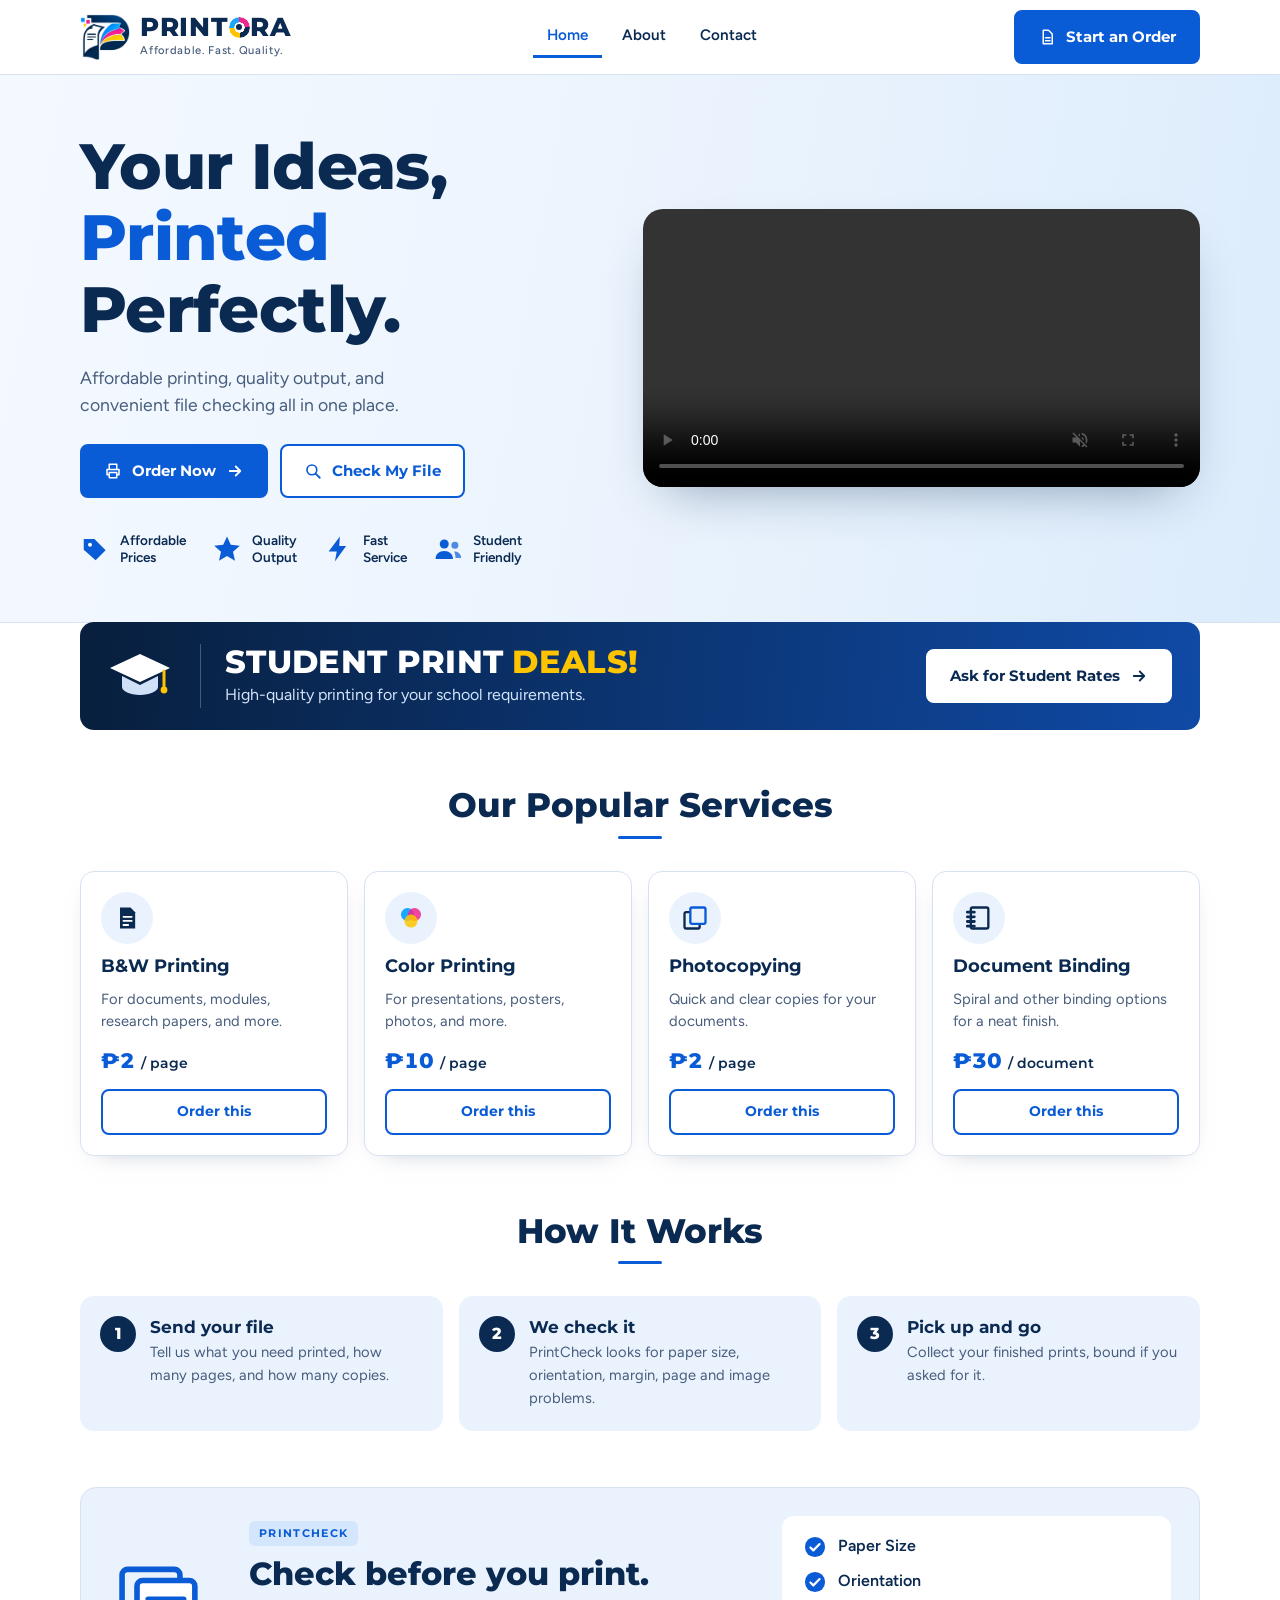
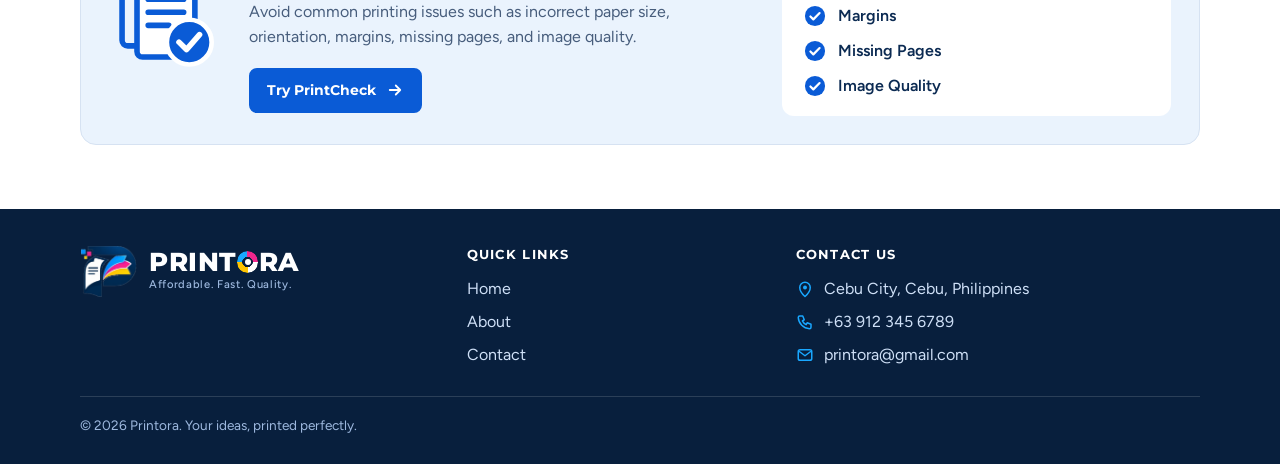
<file: index.html>
<!doctype html>
<html lang="en">
<head>
<meta charset="utf-8">
<meta name="viewport" content="width=device-width, initial-scale=1, viewport-fit=cover">
<title>Printora</title>
<link rel="icon" href="mark.png">
<link rel="preconnect" href="https://fonts.googleapis.com">
<link rel="preconnect" href="https://fonts.gstatic.com" crossorigin>
<link rel="stylesheet" href="https://fonts.googleapis.com/css2?family=Figtree:wght@400;500;600;700&family=Montserrat:wght@500;600;700;800&display=swap">
<link rel="stylesheet" href="style.css">
<link rel="stylesheet" href="https://pyscript.net/releases/2025.8.1/core.css">
<script type="module" src="https://pyscript.net/releases/2025.8.1/core.js"></script>
</head>
<body>
<svg class="icon-sprite" width="0" height="0" aria-hidden="true">
  <defs>
    <symbol id="i-check" viewBox="0 0 24 24"><circle cx="12" cy="12" r="11" fill="currentColor"/><path d="M7 12.5l3.2 3.2L17 8.8" fill="none" stroke="#fff" stroke-width="2.4" stroke-linecap="round" stroke-linejoin="round"/></symbol>
    <symbol id="i-arrow" viewBox="0 0 24 24"><path d="M5 12h14M13 6l6 6-6 6" fill="none" stroke="currentColor" stroke-width="2.4" stroke-linecap="round" stroke-linejoin="round"/></symbol>
    <symbol id="i-pin" viewBox="0 0 24 24"><path d="M12 22s7-6.2 7-12a7 7 0 10-14 0c0 5.8 7 12 7 12z" fill="none" stroke="currentColor" stroke-width="2" stroke-linejoin="round"/><circle cx="12" cy="10" r="2.6" fill="currentColor"/></symbol>
    <symbol id="i-phone" viewBox="0 0 24 24"><path d="M5 4h4l2 5-2.5 1.5a11 11 0 005 5L15 13l5 2v4a2 2 0 01-2 2A16 16 0 013 6a2 2 0 012-2z" fill="none" stroke="currentColor" stroke-width="2" stroke-linejoin="round"/></symbol>
    <symbol id="i-mail" viewBox="0 0 24 24"><rect x="3" y="5" width="18" height="14" rx="2.5" fill="none" stroke="currentColor" stroke-width="2"/><path d="M4 7l8 6 8-6" fill="none" stroke="currentColor" stroke-width="2" stroke-linejoin="round"/></symbol>
  </defs>
</svg>
<header class="site-header">
  <div class="wrap nav">
    <a class="brand" href="index.html" aria-label="Printora home">
      <img src="mark.png" alt="">
      <span class="brand-text">
        <span class="wm" aria-hidden="true">PRINT<i class="o"></i>RA</span>
        <span class="tagline">Affordable. Fast. Quality.</span>
      </span>
    </a>
    <nav aria-label="Main">
      <ul class="links">
        <li><a href="index.html" aria-current="page">Home</a></li>
        <li><a href="about.html">About</a></li>
        <li><a href="contact.html#contact">Contact</a></li>
      </ul>
    </nav>
    <a class="btn" href="contact.html?service=bw#contact">
      <svg viewBox="0 0 24 24" aria-hidden="true"><path d="M7 3h7l5 5v13H7z" fill="none" stroke="currentColor" stroke-width="2" stroke-linejoin="round"/><path d="M10 13h6M10 17h6" stroke="currentColor" stroke-width="2" stroke-linecap="round"/></svg>
      Start an Order
    </a>
  </div>
</header>
<main>
<section id="home">
  <div class="hero bleed">
    <div class="wrap hero-grid">
      <div>
        <h1>Your Ideas,<br><em>Printed</em> Perfectly.</h1>
        <p class="lede">Affordable printing, quality output, and convenient file checking all in one place.</p>
        <div class="cta-row">
          <a class="btn" href="contact.html?service=bw#contact">
            <svg viewBox="0 0 24 24" aria-hidden="true"><path d="M7 9V3h10v6M7 17H4v-7h16v7h-3M7 14h10v7H7z" fill="none" stroke="currentColor" stroke-width="2" stroke-linejoin="round"/></svg>
            Order Now
            <svg><use href="#i-arrow"/></svg>
          </a>
          <a class="btn ghost" href="contact.html?service=check#contact">
            <svg viewBox="0 0 24 24" aria-hidden="true"><circle cx="10.5" cy="10.5" r="6.5" fill="none" stroke="currentColor" stroke-width="2.2"/><path d="M15.5 15.5L21 21" stroke="currentColor" stroke-width="2.4" stroke-linecap="round"/></svg>
            Check My File
          </a>
        </div>
        <ul class="trust">
          <li>
            <svg viewBox="0 0 24 24" aria-hidden="true"><path d="M3 12.5V4h8.5l9 9-8 8z" fill="currentColor"/><circle cx="8" cy="8.5" r="1.6" fill="#fff"/></svg>
            <span>Affordable<br>Prices</span>
          </li>
          <li>
            <svg viewBox="0 0 24 24" aria-hidden="true"><path d="M12 2l3 6.6 7.2.8-5.4 4.8 1.6 7.1L12 17.6 5.6 21.3l1.6-7.1L1.8 9.4 9 8.6z" fill="currentColor"/></svg>
            <span>Quality<br>Output</span>
          </li>
          <li>
            <svg viewBox="0 0 24 24" aria-hidden="true"><path d="M13.5 2L4.5 14H11l-1.5 8 9-12.5H13z" fill="currentColor"/></svg>
            <span>Fast<br>Service</span>
          </li>
          <li>
            <svg viewBox="0 0 24 24" aria-hidden="true"><circle cx="9" cy="8" r="3.6" fill="currentColor"/><path d="M2 20c0-4 3-6.4 7-6.4s7 2.4 7 6.4z" fill="currentColor"/><circle cx="17.5" cy="9" r="2.8" fill="currentColor" opacity=".7"/><path d="M17 14c3.2 0 5.5 1.9 5.5 5.2H18c0-2-.4-3.8-1-5.2z" fill="currentColor" opacity=".7"/></svg>
            <span>Student<br>Friendly</span>
          </li>
        </ul>
      </div>
      <div class="hero-photo">
        <video src="free_elec_ads.MOV" width="836" height="354" autoplay muted loop playsinline controls aria-label="Printora advertisement"></video>
      </div>
    </div>
  </div>

  <div class="wrap">
    <div class="deal" role="region" aria-label="Student print deals">
      <svg class="cap" viewBox="0 0 64 64" aria-hidden="true"><path d="M32 10L2 24l30 14 30-14z" fill="#fff"/><path d="M14 32v11c0 4 8 8 18 8s18-4 18-8V32L32 41z" fill="#cfe0f7"/><path d="M56 27v17" stroke="var(--yellow)" stroke-width="3" stroke-linecap="round"/><circle cx="56" cy="46" r="3.4" fill="var(--yellow)"/></svg>
      <div class="deal-text">
        <h2>Student Print <span>Deals!</span></h2>
        <p>High-quality printing for your school requirements.</p>
      </div>
      <a class="btn light" href="contact.html?service=bw#contact">Ask for Student Rates <svg><use href="#i-arrow"/></svg></a>
    </div>

    <div class="section">
      <h2 class="section-title">Our Popular Services</h2>
      <div class="services">
        <article class="service">
          <div class="chip"><svg viewBox="0 0 24 24" aria-hidden="true"><path d="M6 3h9l4 4v14H6z" fill="var(--navy)"/><path d="M9 11h7M9 14.5h7M9 18h4" stroke="#fff" stroke-width="1.6" stroke-linecap="round"/></svg></div>
          <h3>B&amp;W Printing</h3>
          <p>For documents, modules, research papers, and more.</p>
          <div class="price">₱2 <small>/ page</small></div>
          <a class="btn ghost small" href="contact.html?service=bw#contact">Order this</a>
        </article>
        <article class="service">
          <div class="chip"><svg viewBox="0 0 24 24" aria-hidden="true"><circle cx="9" cy="9" r="5.6" fill="var(--cyan)"/><circle cx="15" cy="9" r="5.6" fill="var(--magenta)" opacity=".85"/><circle cx="12" cy="14.6" r="5.6" fill="var(--yellow)" opacity=".85"/></svg></div>
          <h3>Color Printing</h3>
          <p>For presentations, posters, photos, and more.</p>
          <div class="price">₱10 <small>/ page</small></div>
          <a class="btn ghost small" href="contact.html?service=color#contact">Order this</a>
        </article>
        <article class="service">
          <div class="chip"><svg viewBox="0 0 24 24" aria-hidden="true"><rect x="3" y="7" width="13" height="14" rx="1.5" fill="none" stroke="var(--navy)" stroke-width="2"/><rect x="8" y="3" width="13" height="14" rx="1.5" fill="var(--tint)" stroke="var(--blue)" stroke-width="2"/></svg></div>
          <h3>Photocopying</h3>
          <p>Quick and clear copies for your documents.</p>
          <div class="price">₱2 <small>/ page</small></div>
          <a class="btn ghost small" href="contact.html?service=copy#contact">Order this</a>
        </article>
        <article class="service">
          <div class="chip"><svg viewBox="0 0 24 24" aria-hidden="true"><rect x="5" y="3" width="15" height="18" rx="1.5" fill="none" stroke="var(--navy)" stroke-width="2"/><path d="M2 7h6M2 11h6M2 15h6M2 19h6" stroke="var(--navy)" stroke-width="2.4" stroke-linecap="round"/></svg></div>
          <h3>Document Binding</h3>
          <p>Spiral and other binding options for a neat finish.</p>
          <div class="price">₱30 <small>/ document</small></div>
          <a class="btn ghost small" href="contact.html?service=bind#contact">Order this</a>
        </article>
      </div>
    </div>

    <div class="section">
      <h2 class="section-title">How It Works</h2>
      <ol class="steps">
        <li><h3>Send your file</h3><p>Tell us what you need printed, how many pages, and how many copies.</p></li>
        <li><h3>We check it</h3><p>PrintCheck looks for paper size, orientation, margin, page and image problems.</p></li>
        <li><h3>Pick up and go</h3><p>Collect your finished prints, bound if you asked for it.</p></li>
      </ol>
    </div>

    <div class="printcheck" role="region" aria-label="PrintCheck">
      <svg class="doc" viewBox="0 0 120 120" aria-hidden="true">
        <rect x="14" y="10" width="62" height="82" rx="6" fill="none" stroke="currentColor" stroke-width="6"/>
        <rect x="30" y="22" width="62" height="82" rx="6" fill="#fff" stroke="currentColor" stroke-width="6"/>
        <path d="M42 42h38M42 56h38M42 70h22" stroke="currentColor" stroke-width="6" stroke-linecap="round"/>
        <circle cx="86" cy="88" r="24" fill="currentColor" stroke="#fff" stroke-width="5"/>
        <path d="M75 88l8 8 14-16" fill="none" stroke="#fff" stroke-width="6" stroke-linecap="round" stroke-linejoin="round"/>
      </svg>
      <div>
        <span class="badge">PRINTCHECK</span>
        <h2>Check before you print.</h2>
        <p>Avoid common printing issues such as incorrect paper size, orientation, margins, missing pages, and image quality.</p>
        <a class="btn small" href="contact.html?service=check#contact">Try PrintCheck <svg><use href="#i-arrow"/></svg></a>
      </div>
      <ul class="checklist">
        <li><svg><use href="#i-check"/></svg>Paper Size</li>
        <li><svg><use href="#i-check"/></svg>Orientation</li>
        <li><svg><use href="#i-check"/></svg>Margins</li>
        <li><svg><use href="#i-check"/></svg>Missing Pages</li>
        <li><svg><use href="#i-check"/></svg>Image Quality</li>
      </ul>
    </div>
  </div>
</section>
</main>
<footer class="site-footer">
  <div class="wrap">
    <div class="foot-grid">
      <div>
        <div class="foot-brand">
          <img src="mark.png" alt="">
          <div class="brand-text">
            <span class="wm" aria-hidden="true">PRINT<i class="o"></i>RA</span>
            <span class="tagline">Affordable. Fast. Quality.</span>
          </div>
        </div>
      </div>
      <div>
        <h4>Quick Links</h4>
        <ul>
          <li><a href="index.html">Home</a></li>
          <li><a href="about.html">About</a></li>
          <li><a href="contact.html#contact">Contact</a></li>
        </ul>
      </div>
      <div>
        <h4>Contact Us</h4>
        <ul class="foot-contact">
          <li><svg><use href="#i-pin"/></svg>Cebu City, Cebu, Philippines</li>
          <li><svg><use href="#i-phone"/></svg>+63 912 345 6789</li>
          <li><svg><use href="#i-mail"/></svg>printora@gmail.com</li>
        </ul>
      </div>
    </div>
    <p class="copy-line">© 2026 Printora. Your ideas, printed perfectly.</p>
  </div>
</footer>
<script type="py" src="./main.py"></script>
</body>
</html>
</file>
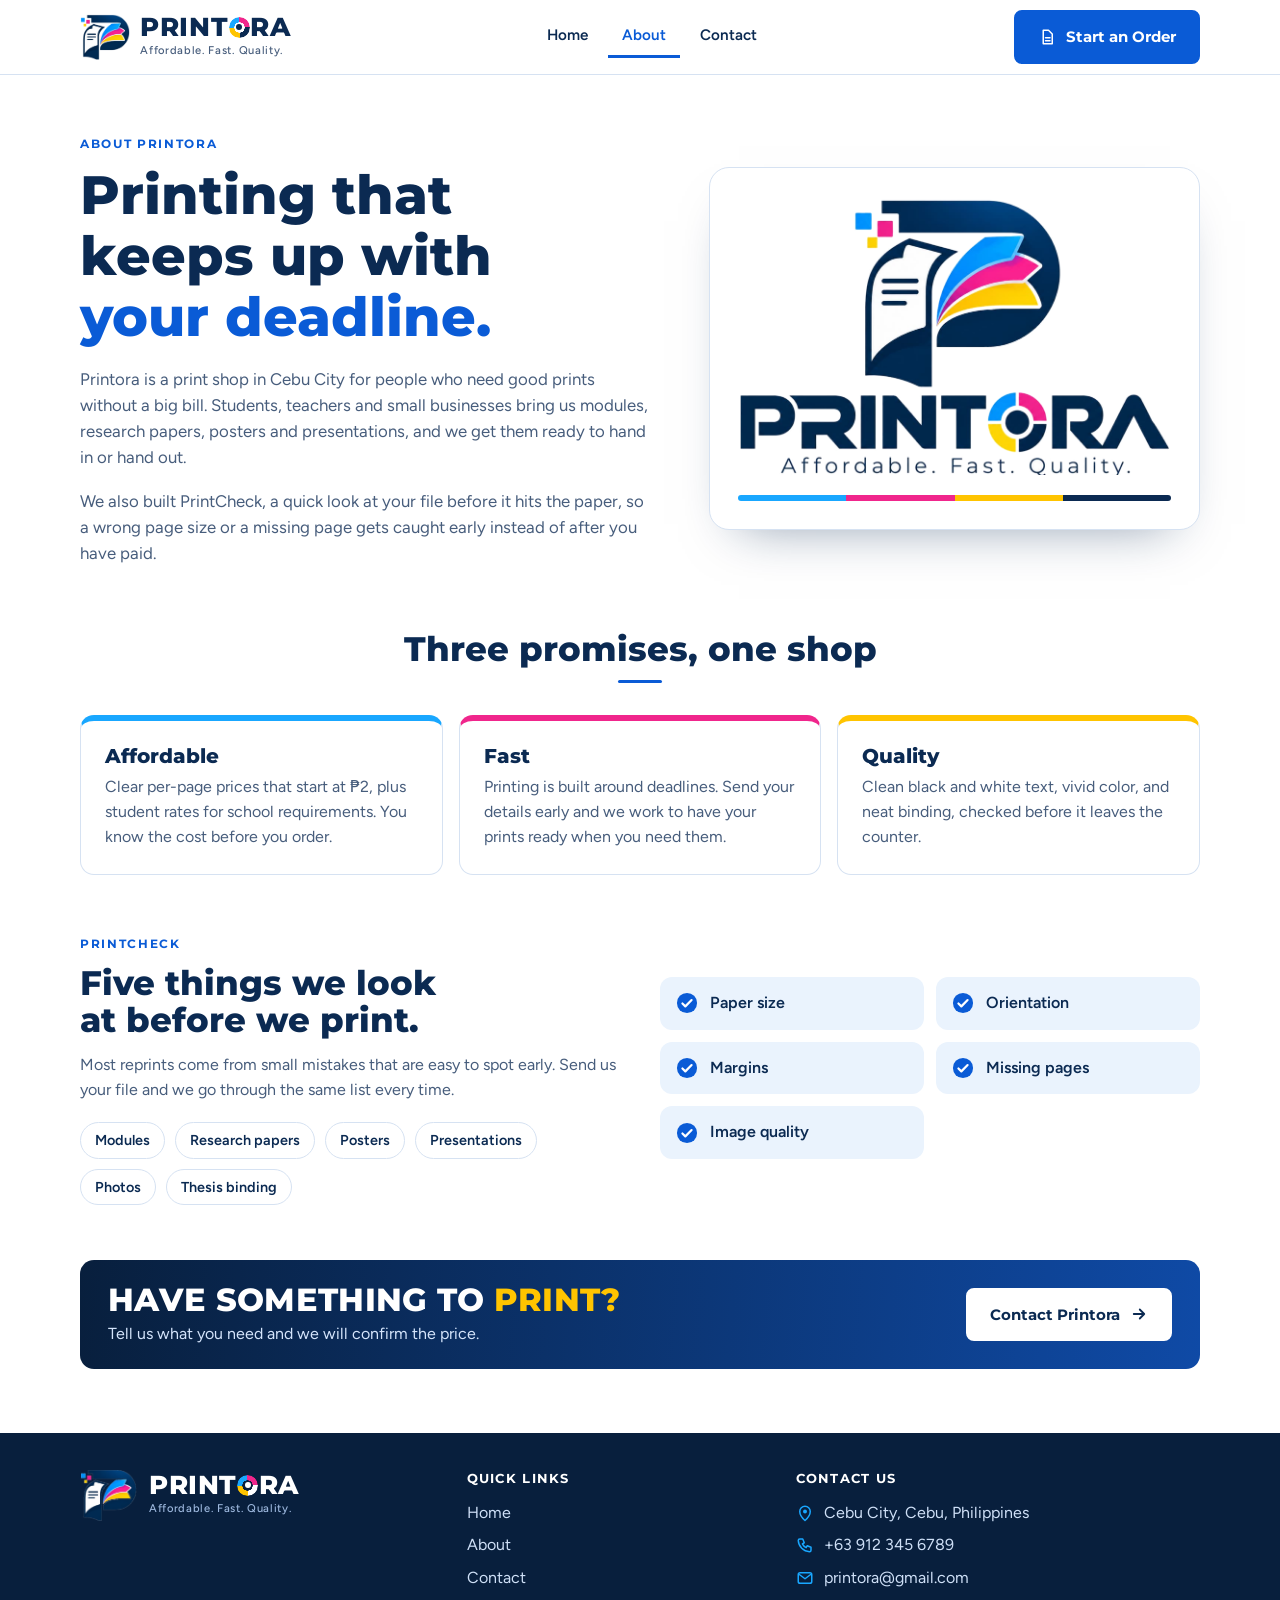
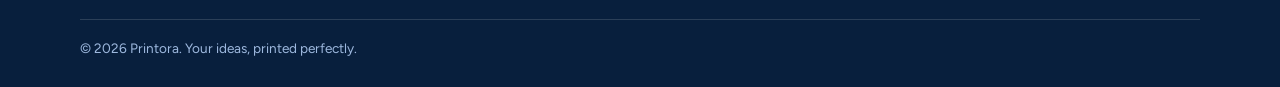
<file: about.html>
<!doctype html>
<html lang="en">
<head>
<meta charset="utf-8">
<meta name="viewport" content="width=device-width, initial-scale=1, viewport-fit=cover">
<title>About | Printora</title>
<link rel="icon" href="mark.png">
<link rel="preconnect" href="https://fonts.googleapis.com">
<link rel="preconnect" href="https://fonts.gstatic.com" crossorigin>
<link rel="stylesheet" href="https://fonts.googleapis.com/css2?family=Figtree:wght@400;500;600;700&family=Montserrat:wght@500;600;700;800&display=swap">
<link rel="stylesheet" href="style.css">
<link rel="stylesheet" href="https://pyscript.net/releases/2025.8.1/core.css">
<script type="module" src="https://pyscript.net/releases/2025.8.1/core.js"></script>
</head>
<body>
<svg class="icon-sprite" width="0" height="0" aria-hidden="true">
  <defs>
    <symbol id="i-check" viewBox="0 0 24 24"><circle cx="12" cy="12" r="11" fill="currentColor"/><path d="M7 12.5l3.2 3.2L17 8.8" fill="none" stroke="#fff" stroke-width="2.4" stroke-linecap="round" stroke-linejoin="round"/></symbol>
    <symbol id="i-arrow" viewBox="0 0 24 24"><path d="M5 12h14M13 6l6 6-6 6" fill="none" stroke="currentColor" stroke-width="2.4" stroke-linecap="round" stroke-linejoin="round"/></symbol>
    <symbol id="i-pin" viewBox="0 0 24 24"><path d="M12 22s7-6.2 7-12a7 7 0 10-14 0c0 5.8 7 12 7 12z" fill="none" stroke="currentColor" stroke-width="2" stroke-linejoin="round"/><circle cx="12" cy="10" r="2.6" fill="currentColor"/></symbol>
    <symbol id="i-phone" viewBox="0 0 24 24"><path d="M5 4h4l2 5-2.5 1.5a11 11 0 005 5L15 13l5 2v4a2 2 0 01-2 2A16 16 0 013 6a2 2 0 012-2z" fill="none" stroke="currentColor" stroke-width="2" stroke-linejoin="round"/></symbol>
    <symbol id="i-mail" viewBox="0 0 24 24"><rect x="3" y="5" width="18" height="14" rx="2.5" fill="none" stroke="currentColor" stroke-width="2"/><path d="M4 7l8 6 8-6" fill="none" stroke="currentColor" stroke-width="2" stroke-linejoin="round"/></symbol>
  </defs>
</svg>
<header class="site-header">
  <div class="wrap nav">
    <a class="brand" href="index.html" aria-label="Printora home">
      <img src="mark.png" alt="">
      <span class="brand-text">
        <span class="wm" aria-hidden="true">PRINT<i class="o"></i>RA</span>
        <span class="tagline">Affordable. Fast. Quality.</span>
      </span>
    </a>
    <nav aria-label="Main">
      <ul class="links">
        <li><a href="index.html">Home</a></li>
        <li><a href="about.html" aria-current="page">About</a></li>
        <li><a href="contact.html#contact">Contact</a></li>
      </ul>
    </nav>
    <a class="btn" href="contact.html?service=bw#contact">
      <svg viewBox="0 0 24 24" aria-hidden="true"><path d="M7 3h7l5 5v13H7z" fill="none" stroke="currentColor" stroke-width="2" stroke-linejoin="round"/><path d="M10 13h6M10 17h6" stroke="currentColor" stroke-width="2" stroke-linecap="round"/></svg>
      Start an Order
    </a>
  </div>
</header>
<main>
<section id="about">
  <div class="wrap">
    <div class="about-hero">
      <div>
        <span class="eyebrow">About Printora</span>
        <h1>Printing that keeps up with <em>your deadline.</em></h1>
        <p>Printora is a print shop in Cebu City for people who need good prints without a big bill. Students, teachers and small businesses bring us modules, research papers, posters and presentations, and we get them ready to hand in or hand out.</p>
        <p>We also built PrintCheck, a quick look at your file before it hits the paper, so a wrong page size or a missing page gets caught early instead of after you have paid.</p>
      </div>
      <div class="logo-card">
        <img src="logo-full.png" width="900" height="579" alt="Printora logo with the tagline Affordable. Fast. Quality.">
        <div class="cmyk-bar" aria-hidden="true"><i></i><i></i><i></i><i></i></div>
      </div>
    </div>

    <div class="section section--compact">
      <h2 class="section-title">Three promises, one shop</h2>
      <div class="values">
        <article class="value c">
          <h3>Affordable</h3>
          <p>Clear per-page prices that start at ₱2, plus student rates for school requirements. You know the cost before you order.</p>
        </article>
        <article class="value m">
          <h3>Fast</h3>
          <p>Printing is built around deadlines. Send your details early and we work to have your prints ready when you need them.</p>
        </article>
        <article class="value y">
          <h3>Quality</h3>
          <p>Clean black and white text, vivid color, and neat binding, checked before it leaves the counter.</p>
        </article>
      </div>
    </div>

    <div class="section">
      <div class="split">
        <div>
          <span class="eyebrow">PrintCheck</span>
          <h2>Five things we look at before we print.</h2>
          <p>Most reprints come from small mistakes that are easy to spot early. Send us your file and we go through the same list every time.</p>
          <ul class="uses">
            <li>Modules</li><li>Research papers</li><li>Posters</li><li>Presentations</li><li>Photos</li><li>Thesis binding</li>
          </ul>
        </div>
        <ul class="checks">
          <li><svg><use href="#i-check"/></svg>Paper size</li>
          <li><svg><use href="#i-check"/></svg>Orientation</li>
          <li><svg><use href="#i-check"/></svg>Margins</li>
          <li><svg><use href="#i-check"/></svg>Missing pages</li>
          <li><svg><use href="#i-check"/></svg>Image quality</li>
        </ul>
      </div>
    </div>

    <div class="section">
      <div class="deal">
        <div class="deal-text deal-text--plain">
          <h2>Have something to <span>print?</span></h2>
          <p>Tell us what you need and we will confirm the price.</p>
        </div>
        <a class="btn light" href="contact.html?service=bw#contact">Contact Printora <svg><use href="#i-arrow"/></svg></a>
      </div>
    </div>
  </div>
</section>
</main>
<footer class="site-footer">
  <div class="wrap">
    <div class="foot-grid">
      <div>
        <div class="foot-brand">
          <img src="mark.png" alt="">
          <div class="brand-text">
            <span class="wm" aria-hidden="true">PRINT<i class="o"></i>RA</span>
            <span class="tagline">Affordable. Fast. Quality.</span>
          </div>
        </div>
      </div>
      <div>
        <h4>Quick Links</h4>
        <ul>
          <li><a href="index.html">Home</a></li>
          <li><a href="about.html">About</a></li>
          <li><a href="contact.html#contact">Contact</a></li>
        </ul>
      </div>
      <div>
        <h4>Contact Us</h4>
        <ul class="foot-contact">
          <li><svg><use href="#i-pin"/></svg>Cebu City, Cebu, Philippines</li>
          <li><svg><use href="#i-phone"/></svg>+63 912 345 6789</li>
          <li><svg><use href="#i-mail"/></svg>printora@gmail.com</li>
        </ul>
      </div>
    </div>
    <p class="copy-line">© 2026 Printora. Your ideas, printed perfectly.</p>
  </div>
</footer>
<script type="py" src="./main.py"></script>
</body>
</html>
</file>
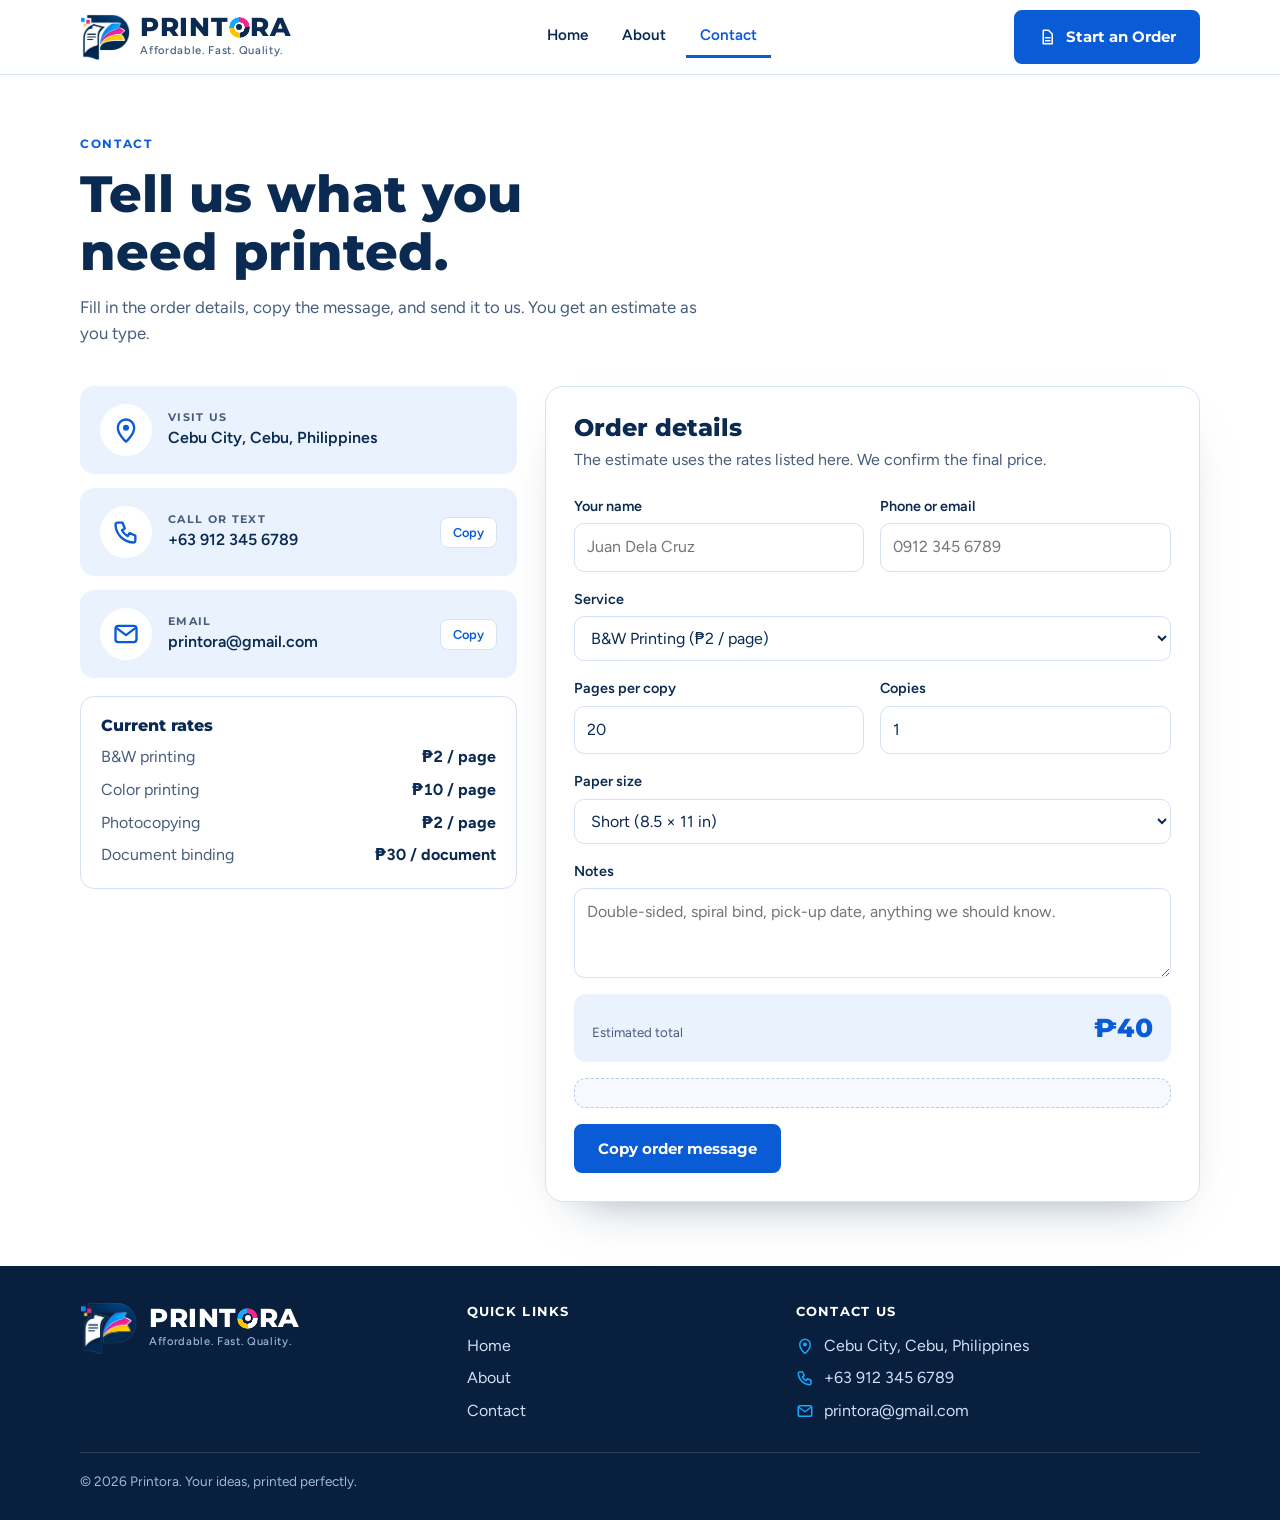
<file: contact.html>
<!doctype html>
<html lang="en">
<head>
<meta charset="utf-8">
<meta name="viewport" content="width=device-width, initial-scale=1, viewport-fit=cover">
<title>Contact | Printora</title>
<link rel="icon" href="mark.png">
<link rel="preconnect" href="https://fonts.googleapis.com">
<link rel="preconnect" href="https://fonts.gstatic.com" crossorigin>
<link rel="stylesheet" href="https://fonts.googleapis.com/css2?family=Figtree:wght@400;500;600;700&family=Montserrat:wght@500;600;700;800&display=swap">
<link rel="stylesheet" href="style.css">
<link rel="stylesheet" href="https://pyscript.net/releases/2025.8.1/core.css">
<script type="module" src="https://pyscript.net/releases/2025.8.1/core.js"></script>
</head>
<body>
<svg class="icon-sprite" width="0" height="0" aria-hidden="true">
  <defs>
    <symbol id="i-check" viewBox="0 0 24 24"><circle cx="12" cy="12" r="11" fill="currentColor"/><path d="M7 12.5l3.2 3.2L17 8.8" fill="none" stroke="#fff" stroke-width="2.4" stroke-linecap="round" stroke-linejoin="round"/></symbol>
    <symbol id="i-arrow" viewBox="0 0 24 24"><path d="M5 12h14M13 6l6 6-6 6" fill="none" stroke="currentColor" stroke-width="2.4" stroke-linecap="round" stroke-linejoin="round"/></symbol>
    <symbol id="i-pin" viewBox="0 0 24 24"><path d="M12 22s7-6.2 7-12a7 7 0 10-14 0c0 5.8 7 12 7 12z" fill="none" stroke="currentColor" stroke-width="2" stroke-linejoin="round"/><circle cx="12" cy="10" r="2.6" fill="currentColor"/></symbol>
    <symbol id="i-phone" viewBox="0 0 24 24"><path d="M5 4h4l2 5-2.5 1.5a11 11 0 005 5L15 13l5 2v4a2 2 0 01-2 2A16 16 0 013 6a2 2 0 012-2z" fill="none" stroke="currentColor" stroke-width="2" stroke-linejoin="round"/></symbol>
    <symbol id="i-mail" viewBox="0 0 24 24"><rect x="3" y="5" width="18" height="14" rx="2.5" fill="none" stroke="currentColor" stroke-width="2"/><path d="M4 7l8 6 8-6" fill="none" stroke="currentColor" stroke-width="2" stroke-linejoin="round"/></symbol>
  </defs>
</svg>
<header class="site-header">
  <div class="wrap nav">
    <a class="brand" href="index.html" aria-label="Printora home">
      <img src="mark.png" alt="">
      <span class="brand-text">
        <span class="wm" aria-hidden="true">PRINT<i class="o"></i>RA</span>
        <span class="tagline">Affordable. Fast. Quality.</span>
      </span>
    </a>
    <nav aria-label="Main">
      <ul class="links">
        <li><a href="index.html">Home</a></li>
        <li><a href="about.html">About</a></li>
        <li><a href="contact.html#contact" aria-current="page">Contact</a></li>
      </ul>
    </nav>
    <a class="btn" href="contact.html?service=bw#contact">
      <svg viewBox="0 0 24 24" aria-hidden="true"><path d="M7 3h7l5 5v13H7z" fill="none" stroke="currentColor" stroke-width="2" stroke-linejoin="round"/><path d="M10 13h6M10 17h6" stroke="currentColor" stroke-width="2" stroke-linecap="round"/></svg>
      Start an Order
    </a>
  </div>
</header>
<main>
<section id="contact">
  <div class="wrap">
    <div class="page-head">
      <span class="eyebrow">Contact</span>
      <h1>Tell us what you need printed.</h1>
      <p>Fill in the order details, copy the message, and send it to us. You get an estimate as you type.</p>
    </div>

    <div class="contact-grid">
      <div>
        <div class="info-list">
          <div class="info">
            <div class="chip"><svg><use href="#i-pin"/></svg></div>
            <div class="info-body"><small>Visit us</small><span>Cebu City, Cebu, Philippines</span></div>
          </div>
          <div class="info">
            <div class="chip"><svg><use href="#i-phone"/></svg></div>
            <div class="info-body"><small>Call or text</small><span>+63 912 345 6789</span></div>
            <button class="copy-btn" type="button" data-copy="+63 912 345 6789">Copy</button>
          </div>
          <div class="info">
            <div class="chip"><svg><use href="#i-mail"/></svg></div>
            <div class="info-body"><small>Email</small><span>printora@gmail.com</span></div>
            <button class="copy-btn" type="button" data-copy="printora@gmail.com">Copy</button>
          </div>
        </div>
        <div class="rates">
          <h3>Current rates</h3>
          <dl>
            <dt>B&amp;W printing</dt><dd>₱2 / page</dd>
            <dt>Color printing</dt><dd>₱10 / page</dd>
            <dt>Photocopying</dt><dd>₱2 / page</dd>
            <dt>Document binding</dt><dd>₱30 / document</dd>
          </dl>
        </div>
      </div>

      <form class="order" id="order-form" novalidate>
        <h2>Order details</h2>
        <p>The estimate uses the rates listed here. We confirm the final price.</p>
        <div class="fields">
          <div class="field">
            <label for="f-name">Your name</label>
            <input id="f-name" type="text" autocomplete="name" placeholder="Juan Dela Cruz">
          </div>
          <div class="field">
            <label for="f-contact">Phone or email</label>
            <input id="f-contact" type="text" autocomplete="off" placeholder="0912 345 6789">
          </div>
          <div class="field full">
            <label for="f-service">Service</label>
            <select id="f-service">
              <option value="bw">B&amp;W Printing (₱2 / page)</option>
              <option value="color">Color Printing (₱10 / page)</option>
              <option value="copy">Photocopying (₱2 / page)</option>
              <option value="bind">Document Binding (₱30 / document)</option>
              <option value="check">PrintCheck file check</option>
            </select>
          </div>
          <div class="field">
            <label for="f-pages" id="l-pages">Pages per copy</label>
            <input id="f-pages" type="number" min="1" step="1" value="20" inputmode="numeric">
          </div>
          <div class="field">
            <label for="f-copies" id="l-copies">Copies</label>
            <input id="f-copies" type="number" min="1" step="1" value="1" inputmode="numeric">
          </div>
          <div class="field full">
            <label for="f-size">Paper size</label>
            <select id="f-size">
              <option>Short (8.5 × 11 in)</option>
              <option>A4 (210 × 297 mm)</option>
              <option>Long (8.5 × 13 in)</option>
              <option>Other, I will explain below</option>
            </select>
          </div>
          <div class="field full">
            <label for="f-notes">Notes</label>
            <textarea id="f-notes" placeholder="Double-sided, spiral bind, pick-up date, anything we should know."></textarea>
          </div>
          <div class="estimate" aria-live="polite">
            <small id="est-note">Estimated total</small>
            <b id="est-total">₱40</b>
          </div>
          <pre class="preview" id="preview" aria-label="Message preview"></pre>
          <div class="form-actions">
            <button class="btn" type="submit" id="copy-order">Copy order message</button>
            <span class="status" id="status" role="status"></span>
          </div>
        </div>
      </form>
    </div>
  </div>
</section>
</main>
<footer class="site-footer">
  <div class="wrap">
    <div class="foot-grid">
      <div>
        <div class="foot-brand">
          <img src="mark.png" alt="">
          <div class="brand-text">
            <span class="wm" aria-hidden="true">PRINT<i class="o"></i>RA</span>
            <span class="tagline">Affordable. Fast. Quality.</span>
          </div>
        </div>
      </div>
      <div>
        <h4>Quick Links</h4>
        <ul>
          <li><a href="index.html">Home</a></li>
          <li><a href="about.html">About</a></li>
          <li><a href="contact.html#contact">Contact</a></li>
        </ul>
      </div>
      <div>
        <h4>Contact Us</h4>
        <ul class="foot-contact">
          <li><svg><use href="#i-pin"/></svg>Cebu City, Cebu, Philippines</li>
          <li><svg><use href="#i-phone"/></svg>+63 912 345 6789</li>
          <li><svg><use href="#i-mail"/></svg>printora@gmail.com</li>
        </ul>
      </div>
    </div>
    <p class="copy-line">© 2026 Printora. Your ideas, printed perfectly.</p>
  </div>
</footer>
<script type="py" src="./main.py"></script>
</body>
</html>
</file>
<file: style.css>
/* Reset (the artifact version got this from its host) */
body { margin: 0; }
img { max-width: 100%; }
[hidden] { display: none !important; }
.icon-sprite { position: absolute; }

/* Layout: sticky white header, one view at a time (Home / About / Contact), navy footer. Palette is lifted from the logo's CMYK mark. */
:root {
  --navy: #0b2a52;
  --navy-deep: #081f3d;
  --blue: #0a5bd6;
  --cyan: #19a7ff;
  --magenta: #f0268c;
  --yellow: #ffc400;
  --tint: #eaf3fd;
  --paper: #ffffff;
  --ink: #0b2a52;
  --muted: #475d7c;
  --line: #d6e2f2;
  --font-display: "Montserrat", "Segoe UI", system-ui, sans-serif;
  --font-body: "Figtree", "Segoe UI", system-ui, sans-serif;
  color-scheme: light;
}
* { box-sizing: border-box; }
html { scroll-behavior: smooth; }
body {
  background: var(--paper);
  color: var(--ink);
  font-family: var(--font-body);
  font-size: 16px;
  line-height: 1.55;
  padding-left: max(16px, env(safe-area-inset-left, 0px));
  padding-right: max(16px, env(safe-area-inset-right, 0px));
  padding-block: 0;
}
body::before {
  content: "";
  position: fixed;
  inset: 0 0 auto;
  height: env(safe-area-inset-top, 0px);
  background: var(--paper);
  z-index: 30;
}
h1, h2, h3 { font-family: var(--font-display); line-height: 1.12; margin: 0; text-wrap: balance; }
p { margin: 0; }
a { color: inherit; }
:focus-visible { outline: 3px solid var(--cyan); outline-offset: 3px; border-radius: 6px; }

.wrap { width: 100%; max-width: 1120px; margin-inline: auto; }
.bleed { margin-inline: calc(-1 * max(16px, env(safe-area-inset-left, 0px))); padding-inline: max(16px, env(safe-area-inset-left, 0px)); }

/* Header */
.site-header {
  position: sticky;
  top: env(safe-area-inset-top, 0px);
  z-index: 20;
  background: var(--paper);
  border-bottom: 1px solid var(--line);
  margin-inline: calc(-1 * max(16px, env(safe-area-inset-left, 0px)));
  padding-inline: max(16px, env(safe-area-inset-left, 0px));
}
.nav { display: flex; align-items: center; justify-content: space-between; gap: 12px 24px; flex-wrap: wrap; padding-block: 10px; }
.brand { display: flex; align-items: center; gap: 10px; text-decoration: none; }
.brand img { height: 46px; width: auto; display: block; }
.brand-text { display: flex; flex-direction: column; gap: 1px; }
.wm { font-family: var(--font-display); font-weight: 800; font-size: 1.65rem; letter-spacing: 0.02em; line-height: 1; color: var(--navy); }
.wm .o {
  display: inline-block;
  position: relative;
  width: 0.8em; height: 0.8em;
  vertical-align: -0.06em;
  margin-inline: 0.02em;
}
.wm .o::before {
  content: "";
  position: absolute; inset: 0;
  border-radius: 50%;
  background: conic-gradient(var(--magenta) 0 25%, var(--navy) 0 50%, var(--yellow) 0 75%, var(--cyan) 0 100%);
  -webkit-mask: radial-gradient(circle, transparent 0 34%, #000 35%);
  mask: radial-gradient(circle, transparent 0 34%, #000 35%);
}
.wm .o::after {
  content: "";
  position: absolute; inset: 36%;
  border-radius: 50%;
  background: var(--navy);
}
.tagline { font-size: 0.7rem; letter-spacing: 0.06em; color: var(--muted); font-weight: 500; }
.links { display: flex; gap: 6px; list-style: none; margin: 0; padding: 0; }
.links a {
  display: block;
  padding: 8px 14px;
  font-weight: 600;
  font-size: 0.95rem;
  text-decoration: none;
  color: var(--ink);
  border-bottom: 3px solid transparent;
}
.links a:hover { color: var(--blue); }
.links a[aria-current="page"] { color: var(--blue); border-bottom-color: var(--blue); }

/* Buttons */
.btn {
  display: inline-flex; align-items: center; justify-content: center; gap: 10px;
  font-family: var(--font-display);
  font-weight: 700;
  font-size: 0.95rem;
  padding: 13px 22px;
  border-radius: 8px;
  border: 2px solid var(--blue);
  background: var(--blue);
  color: #fff;
  text-decoration: none;
  cursor: pointer;
  transition: background 0.15s, color 0.15s, transform 0.15s;
}
.btn:hover { background: #0849ad; border-color: #0849ad; }
.btn.ghost { background: var(--paper); color: var(--blue); }
.btn.ghost:hover { background: var(--tint); border-color: var(--blue); }
.btn.light { background: #fff; color: var(--navy); border-color: #fff; }
.btn.light:hover { background: var(--yellow); border-color: var(--yellow); }
.btn.small { padding: 10px 16px; font-size: 0.85rem; }
.btn svg { width: 18px; height: 18px; flex: none; }

/* Hero */
.hero {
  background: linear-gradient(100deg, #f4f9ff 0%, var(--tint) 55%, #dcecfc 100%);
  border-bottom: 1px solid var(--line);
}
.hero-grid { display: grid; grid-template-columns: minmax(0, 1fr) minmax(0, 1.05fr); gap: 32px; align-items: center; padding-block: 56px; }
.hero h1 { font-size: clamp(2.4rem, 6vw, 4rem); font-weight: 800; letter-spacing: -0.01em; }
.hero h1 em { font-style: normal; color: var(--blue); }
.hero .lede { margin-top: 18px; font-size: 1.1rem; color: var(--muted); max-width: 34ch; }
.cta-row { display: flex; flex-wrap: wrap; gap: 12px; margin-top: 26px; }
.hero-photo { position: relative; min-width: 0; }
.hero-photo img,
.hero-photo video {
  display: block; width: 100%; height: auto;
  border-radius: 20px;
  box-shadow: 0 22px 50px -24px rgba(11, 42, 82, 0.45);
}
.trust { list-style: none; margin: 34px 0 0; padding: 0; display: flex; flex-wrap: wrap; gap: 14px 26px; }
.trust li { display: flex; align-items: center; gap: 10px; font-size: 0.85rem; font-weight: 600; line-height: 1.25; }
.trust svg { width: 30px; height: 30px; flex: none; color: var(--blue); }

/* Student band */
.deal {
  display: flex; align-items: center; gap: 20px 28px; flex-wrap: wrap;
  background: linear-gradient(95deg, var(--navy-deep), #0f4aa6);
  color: #fff;
  border-radius: 14px;
  padding: 22px 28px;
  margin-top: -1px;
}
.deal svg.cap { width: 64px; height: 64px; flex: none; }
.deal-text { flex: 1 1 260px; min-width: 0; border-left: 1px solid rgba(255,255,255,0.25); padding-left: 24px; }
.deal-text--plain { border-left: 0; padding-left: 0; }
.deal h2 { font-size: clamp(1.4rem, 3.6vw, 2rem); font-weight: 800; letter-spacing: 0.01em; text-transform: uppercase; }
.deal h2 span { color: var(--yellow); }
.deal p { margin-top: 4px; color: #d4e4fb; }

/* Section headings */
.section { padding-block: 56px 0; }
.section--compact { padding-top: 8px; }
.section-title { text-align: center; font-size: clamp(1.5rem, 3.5vw, 2.1rem); font-weight: 800; }
.section-title::after { content: ""; display: block; width: 44px; height: 3px; background: var(--blue); margin: 12px auto 0; border-radius: 2px; }
.eyebrow { font-family: var(--font-display); font-size: 0.75rem; font-weight: 700; letter-spacing: 0.14em; text-transform: uppercase; color: var(--blue); }

/* Services */
.services { display: grid; grid-template-columns: repeat(4, minmax(0, 1fr)); gap: 16px; margin-top: 32px; }
.service {
  display: flex; flex-direction: column; gap: 12px;
  background: var(--paper);
  border: 1px solid var(--line);
  border-radius: 14px;
  padding: 20px;
  box-shadow: 0 8px 24px -18px rgba(11, 42, 82, 0.5);
}
.chip { width: 52px; height: 52px; border-radius: 50%; display: grid; place-items: center; background: var(--tint); }
.chip svg { width: 28px; height: 28px; }
.service h3 { font-size: 1.1rem; font-weight: 700; }
.service p { color: var(--muted); font-size: 0.92rem; flex: 1; }
.price { font-family: var(--font-display); font-weight: 800; font-size: 1.3rem; color: var(--blue); font-variant-numeric: tabular-nums; }
.price small { font-weight: 600; font-size: 0.85rem; color: var(--navy); }

/* How it works */
.steps { list-style: none; margin: 32px 0 0; padding: 0; display: grid; grid-template-columns: repeat(3, minmax(0, 1fr)); gap: 16px; counter-reset: step; }
.steps li { counter-increment: step; position: relative; padding: 22px 22px 22px 70px; background: var(--tint); border-radius: 14px; }
.steps li::before {
  content: counter(step);
  position: absolute; left: 20px; top: 20px;
  width: 36px; height: 36px; border-radius: 50%;
  display: grid; place-items: center;
  background: var(--navy); color: #fff;
  font-family: var(--font-display); font-weight: 800;
}
.steps h3 { font-size: 1.05rem; font-weight: 700; margin-bottom: 4px; }
.steps p { color: var(--muted); font-size: 0.92rem; }

/* PrintCheck */
.printcheck {
  display: grid; grid-template-columns: auto minmax(0, 1.3fr) minmax(0, 1fr); gap: 28px; align-items: center;
  background: var(--tint);
  border: 1px solid var(--line);
  border-radius: 16px;
  padding: 28px;
  margin-top: 56px;
}
.printcheck .doc { width: 112px; height: 112px; color: var(--blue); }
.badge { display: inline-block; font-family: var(--font-display); font-size: 0.7rem; font-weight: 700; letter-spacing: 0.12em; background: #d3e6fb; color: var(--blue); padding: 4px 10px; border-radius: 6px; margin-bottom: 10px; }
.printcheck h2 { font-size: clamp(1.5rem, 3.4vw, 2rem); font-weight: 800; }
.printcheck p { color: var(--muted); margin: 8px 0 18px; }
.checklist { list-style: none; margin: 0; padding: 18px 22px; background: var(--paper); border-radius: 12px; display: grid; gap: 10px; }
.checklist li { display: flex; align-items: center; gap: 12px; font-weight: 600; }
.checklist svg { width: 22px; height: 22px; color: var(--blue); flex: none; }

/* Footer */
.site-footer {
  margin-top: 64px;
  background: var(--navy-deep);
  color: #cfe0f7;
  margin-inline: calc(-1 * max(16px, env(safe-area-inset-left, 0px)));
  padding-inline: max(16px, env(safe-area-inset-left, 0px));
  padding-block: 36px calc(28px + env(safe-area-inset-bottom, 0px));
}
.foot-grid { display: grid; grid-template-columns: 1.2fr 1fr 1.4fr; gap: 28px 40px; }
.foot-brand { display: flex; align-items: center; gap: 12px; }
.foot-brand img { height: 52px; width: auto; }
.foot-brand .wm { color: #fff; }
.foot-brand .wm .o::after { background: #fff; }
.foot-brand .wm .o::before { background: conic-gradient(var(--magenta) 0 25%, #fff 0 50%, var(--yellow) 0 75%, var(--cyan) 0 100%); }
.foot-brand .tagline { color: #9db8de; }
.site-footer h4 { font-family: var(--font-display); font-size: 0.8rem; letter-spacing: 0.1em; text-transform: uppercase; color: #fff; margin: 0 0 12px; }
.site-footer ul { list-style: none; margin: 0; padding: 0; display: grid; gap: 8px; }
.site-footer a { text-decoration: none; }
.site-footer a:hover { color: #fff; text-decoration: underline; }
.foot-contact li { display: flex; gap: 10px; align-items: flex-start; overflow-wrap: anywhere; }
.foot-contact svg { width: 18px; height: 18px; flex: none; margin-top: 3px; color: var(--cyan); }
.copy-line { margin-top: 28px; padding-top: 18px; border-top: 1px solid rgba(255,255,255,0.14); font-size: 0.85rem; color: #9db8de; }

/* About */
.about-hero { display: grid; grid-template-columns: minmax(0, 1.2fr) minmax(0, 1fr); gap: 40px; align-items: center; padding-block: 56px; }
.about-hero h1 { font-size: clamp(2.2rem, 5.4vw, 3.4rem); font-weight: 800; margin-top: 10px; }
.about-hero h1 em { font-style: normal; color: var(--blue); }
.about-hero p { margin-top: 18px; color: var(--muted); font-size: 1.05rem; max-width: 52ch; }
.logo-card { background: var(--paper); border: 1px solid var(--line); border-radius: 20px; padding: 28px; box-shadow: 0 24px 50px -30px rgba(11,42,82,0.5); }
.logo-card img { display: block; width: 100%; height: auto; }
.cmyk-bar { display: flex; height: 6px; border-radius: 3px; overflow: hidden; margin-top: 20px; }
.cmyk-bar i { flex: 1; }
.cmyk-bar i:nth-child(1) { background: var(--cyan); }
.cmyk-bar i:nth-child(2) { background: var(--magenta); }
.cmyk-bar i:nth-child(3) { background: var(--yellow); }
.cmyk-bar i:nth-child(4) { background: var(--navy); }
.values { display: grid; grid-template-columns: repeat(3, minmax(0, 1fr)); gap: 16px; margin-top: 32px; }
.value { border-radius: 14px; padding: 24px; background: var(--paper); border: 1px solid var(--line); border-top-width: 6px; }
.value.c { border-top-color: var(--cyan); }
.value.m { border-top-color: var(--magenta); }
.value.y { border-top-color: var(--yellow); }
.value h3 { font-size: 1.25rem; font-weight: 800; margin-bottom: 8px; }
.value p { color: var(--muted); }
.split { display: grid; grid-template-columns: minmax(0, 1fr) minmax(0, 1fr); gap: 40px; align-items: center; }
.split h2 { font-size: clamp(1.5rem, 3.4vw, 2.1rem); font-weight: 800; margin-top: 8px; }
.split p { margin-top: 14px; color: var(--muted); }
.checks { display: grid; grid-template-columns: repeat(2, minmax(0, 1fr)); gap: 12px; margin: 0; padding: 0; list-style: none; }
.checks li { display: flex; align-items: center; gap: 12px; background: var(--tint); padding: 14px 16px; border-radius: 12px; font-weight: 600; }
.checks svg { width: 22px; height: 22px; color: var(--blue); flex: none; }
.uses { display: flex; flex-wrap: wrap; gap: 10px; margin: 20px 0 0; padding: 0; list-style: none; }
.uses li { border: 1px solid var(--line); border-radius: 999px; padding: 6px 14px; font-size: 0.9rem; font-weight: 600; background: var(--paper); }

/* Contact */
.page-head { padding-block: 56px 8px; max-width: 62ch; }
.page-head h1 { font-size: clamp(2.2rem, 5.4vw, 3.2rem); font-weight: 800; margin-top: 10px; }
.page-head p { margin-top: 14px; color: var(--muted); font-size: 1.05rem; }
.contact-grid { display: grid; grid-template-columns: minmax(0, 0.8fr) minmax(0, 1.2fr); gap: 28px; align-items: start; margin-top: 32px; }
.info-list { display: grid; gap: 14px; }
.info { display: flex; gap: 16px; align-items: center; background: var(--tint); border-radius: 14px; padding: 18px 20px; }
.info .chip { background: var(--paper); flex: none; }
.info .chip svg { color: var(--blue); }
.info-body { min-width: 0; flex: 1; }
.info-body small { display: block; font-family: var(--font-display); font-size: 0.7rem; font-weight: 700; letter-spacing: 0.12em; text-transform: uppercase; color: var(--muted); }
.info-body span { display: block; font-weight: 600; overflow-wrap: anywhere; user-select: all; }
.copy-btn { border: 1px solid var(--line); background: var(--paper); color: var(--blue); font: 600 0.8rem var(--font-body); padding: 7px 12px; border-radius: 8px; cursor: pointer; flex: none; }
.copy-btn:hover { background: var(--tint); }
.rates { margin-top: 18px; padding: 20px; border: 1px solid var(--line); border-radius: 14px; }
.rates h3 { font-size: 1rem; font-weight: 800; margin-bottom: 10px; }
.rates dl { margin: 0; display: grid; grid-template-columns: 1fr auto; gap: 8px 16px; font-variant-numeric: tabular-nums; }
.rates dt { color: var(--muted); }
.rates dd { margin: 0; font-weight: 700; text-align: right; }

.order { background: var(--paper); border: 1px solid var(--line); border-radius: 18px; padding: 28px; box-shadow: 0 24px 50px -34px rgba(11,42,82,0.55); }
.order h2 { font-size: 1.5rem; font-weight: 800; }
.order > p { color: var(--muted); margin-top: 6px; }
.fields { display: grid; grid-template-columns: repeat(2, minmax(0, 1fr)); gap: 16px; margin-top: 22px; }
.field { display: flex; flex-direction: column; gap: 6px; min-width: 0; }
.field.full { grid-column: 1 / -1; }
.field label { font-weight: 600; font-size: 0.9rem; }
.field input, .field select, .field textarea {
  font: inherit; color: var(--ink);
  background: var(--paper);
  border: 1.5px solid var(--line);
  border-radius: 10px;
  padding: 11px 12px;
  width: 100%;
  min-width: 0;
}
.field textarea { min-height: 90px; resize: vertical; }
.field input:focus, .field select:focus, .field textarea:focus { outline: 3px solid rgba(25,167,255,0.35); border-color: var(--blue); }
.estimate { grid-column: 1 / -1; display: flex; align-items: baseline; justify-content: space-between; gap: 12px; flex-wrap: wrap; background: var(--tint); border-radius: 12px; padding: 14px 18px; }
.estimate b { font-family: var(--font-display); font-size: 1.6rem; font-weight: 800; color: var(--blue); font-variant-numeric: tabular-nums; }
.estimate small { color: var(--muted); }
.preview { grid-column: 1 / -1; margin: 0; padding: 14px 16px; background: #f6f9fd; border: 1px dashed #b7cbe6; border-radius: 12px; font: 0.88rem/1.5 var(--font-body); white-space: pre-wrap; overflow-wrap: anywhere; color: var(--navy); user-select: all; }
.form-actions { grid-column: 1 / -1; display: flex; align-items: center; gap: 14px; flex-wrap: wrap; }
.status { font-weight: 600; color: var(--blue); min-height: 1.4em; }

@media (max-width: 960px) {
  .services { grid-template-columns: repeat(2, minmax(0, 1fr)); }
  .printcheck { grid-template-columns: auto minmax(0, 1fr); }
  .printcheck .checklist { grid-column: 1 / -1; }
  .foot-grid { grid-template-columns: 1fr 1fr; }
  .foot-grid > :first-child { grid-column: 1 / -1; }
}
@media (max-width: 760px) {
  .hero-grid, .about-hero, .split, .contact-grid { grid-template-columns: minmax(0, 1fr); }
  .hero-grid { padding-block: 36px; }
  .steps, .values { grid-template-columns: minmax(0, 1fr); }
  .nav { justify-content: center; }
  .links { order: 3; width: 100%; justify-content: center; }
  .nav .btn { display: none; }
  .brand { margin-inline: auto; }
  .deal-text { border-left: 0; padding-left: 0; }
}
@media (max-width: 520px) {
  .services { grid-template-columns: minmax(0, 1fr); }
  .printcheck { grid-template-columns: minmax(0, 1fr); padding: 22px; }
  .printcheck .doc { width: 84px; height: 84px; }
  .fields { grid-template-columns: minmax(0, 1fr); }
  .checks { grid-template-columns: minmax(0, 1fr); }
  .foot-grid { grid-template-columns: minmax(0, 1fr); }
  .order { padding: 20px; }
  .wm { font-size: 1.4rem; }
  .brand img { height: 40px; }
}
@media (prefers-reduced-motion: reduce) {
  html { scroll-behavior: auto; }
  .btn { transition: none; }
}
</file>
